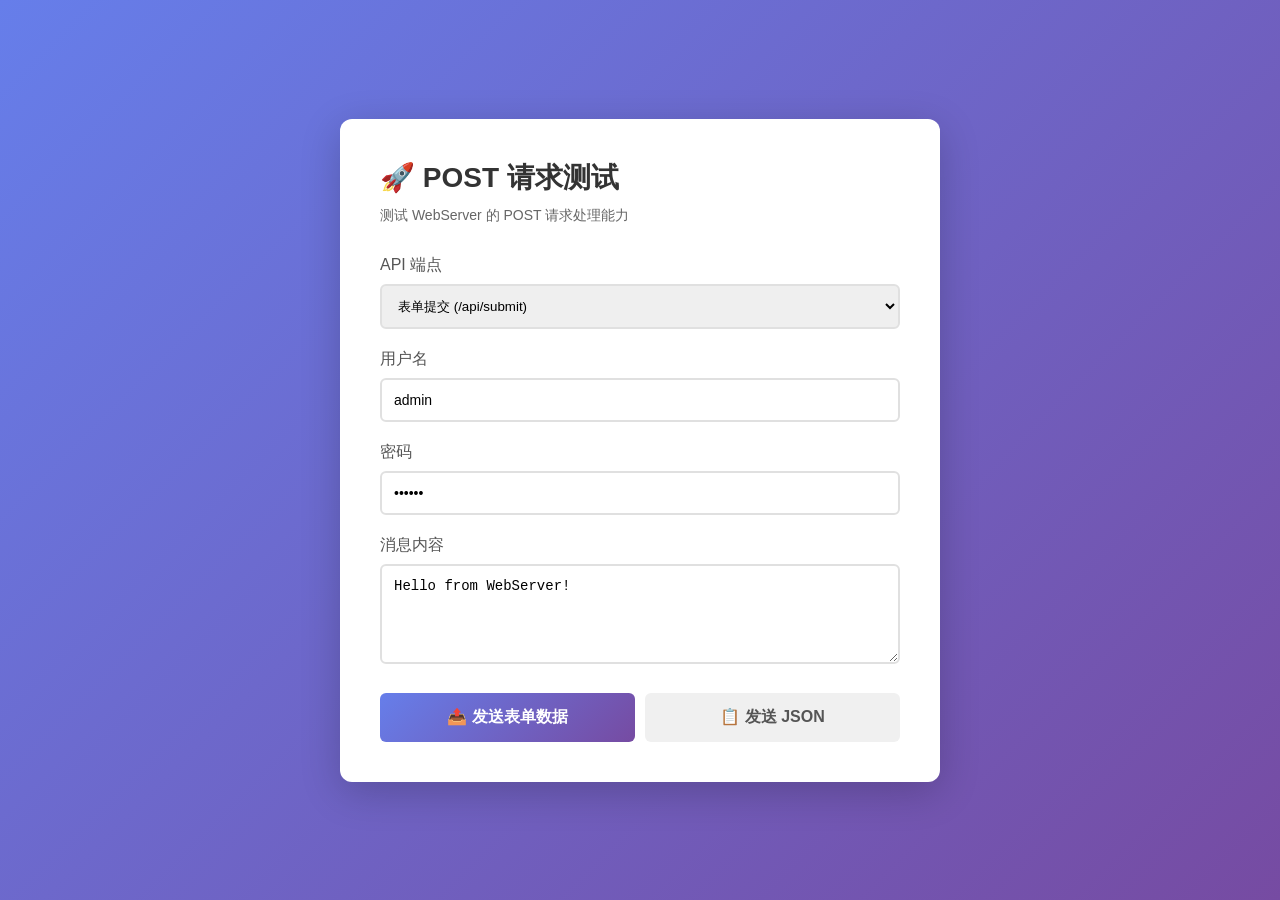
<file: www/test_post.html>
<!DOCTYPE html>
<html lang="zh-CN">
<head>
    <meta charset="UTF-8">
    <meta name="viewport" content="width=device-width, initial-scale=1.0">
    <title>POST 请求测试 - WebServer</title>
    <style>
        * { margin: 0; padding: 0; box-sizing: border-box; }
        body {
            font-family: 'Segoe UI', Tahoma, Geneva, Verdana, sans-serif;
            background: linear-gradient(135deg, #667eea 0%, #764ba2 100%);
            min-height: 100vh;
            display: flex;
            justify-content: center;
            align-items: center;
            padding: 20px;
        }
        .container {
            background: white;
            border-radius: 12px;
            box-shadow: 0 10px 40px rgba(0,0,0,0.2);
            padding: 40px;
            max-width: 600px;
            width: 100%;
        }
        h1 {
            color: #333;
            margin-bottom: 10px;
            font-size: 28px;
        }
        .subtitle {
            color: #666;
            margin-bottom: 30px;
            font-size: 14px;
        }
        .form-group {
            margin-bottom: 20px;
        }
        label {
            display: block;
            margin-bottom: 8px;
            color: #555;
            font-weight: 500;
        }
        input, textarea {
            width: 100%;
            padding: 12px;
            border: 2px solid #e0e0e0;
            border-radius: 6px;
            font-size: 14px;
            transition: border-color 0.3s;
        }
        input:focus, textarea:focus {
            outline: none;
            border-color: #667eea;
        }
        textarea {
            resize: vertical;
            min-height: 100px;
            font-family: 'Courier New', monospace;
        }
        .btn-group {
            display: flex;
            gap: 10px;
            margin-top: 25px;
        }
        button {
            flex: 1;
            padding: 14px;
            border: none;
            border-radius: 6px;
            font-size: 16px;
            font-weight: 600;
            cursor: pointer;
            transition: all 0.3s;
        }
        .btn-primary {
            background: linear-gradient(135deg, #667eea 0%, #764ba2 100%);
            color: white;
        }
        .btn-primary:hover {
            transform: translateY(-2px);
            box-shadow: 0 5px 15px rgba(102, 126, 234, 0.4);
        }
        .btn-secondary {
            background: #f0f0f0;
            color: #555;
        }
        .btn-secondary:hover {
            background: #e0e0e0;
        }
        .response {
            margin-top: 30px;
            padding: 20px;
            background: #f8f9fa;
            border-radius: 6px;
            border-left: 4px solid #667eea;
            display: none;
        }
        .response.show {
            display: block;
            animation: slideIn 0.3s ease;
        }
        @keyframes slideIn {
            from { opacity: 0; transform: translateY(-10px); }
            to { opacity: 1; transform: translateY(0); }
        }
        .response h3 {
            color: #333;
            margin-bottom: 10px;
            font-size: 18px;
        }
        .response pre {
            background: white;
            padding: 15px;
            border-radius: 4px;
            overflow-x: auto;
            font-size: 13px;
            line-height: 1.5;
        }
        .status {
            display: inline-block;
            padding: 4px 12px;
            border-radius: 12px;
            font-size: 12px;
            font-weight: 600;
            margin-bottom: 10px;
        }
        .status.success { background: #d4edda; color: #155724; }
        .status.error { background: #f8d7da; color: #721c24; }
    </style>
</head>
<body>
    <div class="container">
        <h1>🚀 POST 请求测试</h1>
        <p class="subtitle">测试 WebServer 的 POST 请求处理能力</p>

        <div class="form-group">
            <label for="endpoint">API 端点</label>
            <select id="endpoint" style="width: 100%; padding: 12px; border: 2px solid #e0e0e0; border-radius: 6px;">
                <option value="/api/submit">表单提交 (/api/submit)</option>
                <option value="/api/echo">数据回显 (/api/echo)</option>
            </select>
        </div>

        <div class="form-group">
            <label for="username">用户名</label>
            <input type="text" id="username" placeholder="输入用户名" value="admin">
        </div>

        <div class="form-group">
            <label for="password">密码</label>
            <input type="password" id="password" placeholder="输入密码" value="123456">
        </div>

        <div class="form-group">
            <label for="message">消息内容</label>
            <textarea id="message" placeholder="输入消息内容">Hello from WebServer!</textarea>
        </div>

        <div class="btn-group">
            <button class="btn-primary" onclick="sendFormData()">📤 发送表单数据</button>
            <button class="btn-secondary" onclick="sendJSON()">📋 发送 JSON</button>
        </div>

        <div id="response" class="response">
            <h3>服务器响应</h3>
            <div id="status"></div>
            <pre id="responseBody"></pre>
        </div>
    </div>

    <script>
        function sendFormData() {
            const endpoint = document.getElementById('endpoint').value;
            const username = document.getElementById('username').value;
            const password = document.getElementById('password').value;
            const message = document.getElementById('message').value;

            const formData = `username=${encodeURIComponent(username)}&password=${encodeURIComponent(password)}&message=${encodeURIComponent(message)}`;

            fetch(endpoint, {
                method: 'POST',
                headers: {
                    'Content-Type': 'application/x-www-form-urlencoded'
                },
                body: formData
            })
            .then(response => {
                showResponse(response.status, response.statusText);
                return response.text();
            })
            .then(data => {
                document.getElementById('responseBody').textContent = data;
            })
            .catch(error => {
                showResponse(0, 'Error');
                document.getElementById('responseBody').textContent = 'Error: ' + error.message;
            });
        }

        function sendJSON() {
            const endpoint = document.getElementById('endpoint').value;
            const username = document.getElementById('username').value;
            const password = document.getElementById('password').value;
            const message = document.getElementById('message').value;

            const jsonData = JSON.stringify({
                username: username,
                password: password,
                message: message,
                timestamp: new Date().toISOString()
            });

            fetch(endpoint, {
                method: 'POST',
                headers: {
                    'Content-Type': 'application/json'
                },
                body: jsonData
            })
            .then(response => {
                showResponse(response.status, response.statusText);
                return response.text();
            })
            .then(data => {
                try {
                    const formatted = JSON.stringify(JSON.parse(data), null, 2);
                    document.getElementById('responseBody').textContent = formatted;
                } catch {
                    document.getElementById('responseBody').textContent = data;
                }
            })
            .catch(error => {
                showResponse(0, 'Error');
                document.getElementById('responseBody').textContent = 'Error: ' + error.message;
            });
        }

        function showResponse(status, statusText) {
            const responseDiv = document.getElementById('response');
            const statusDiv = document.getElementById('status');

            responseDiv.classList.add('show');

            const statusClass = status >= 200 && status < 300 ? 'success' : 'error';
            statusDiv.innerHTML = `<span class="status ${statusClass}">${status} ${statusText}</span>`;
        }
    </script>
</body>
</html>
</file>
